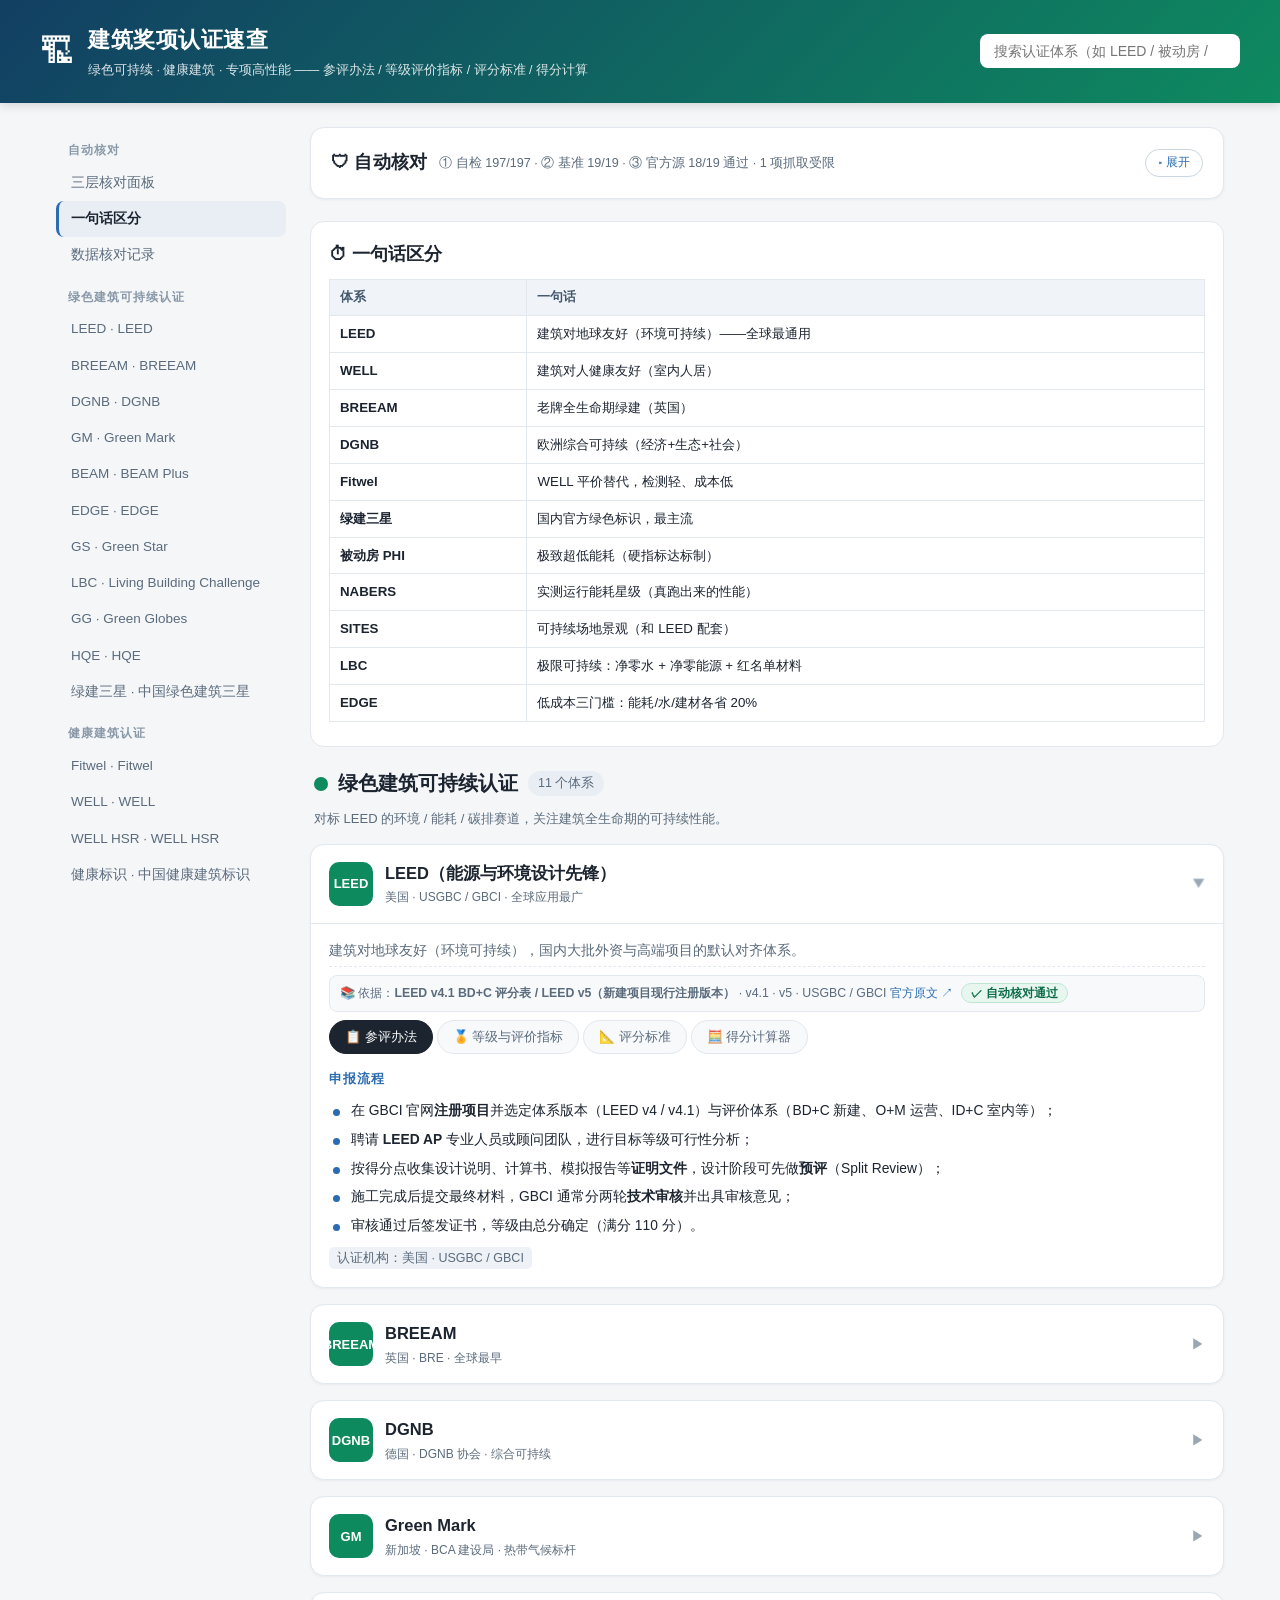
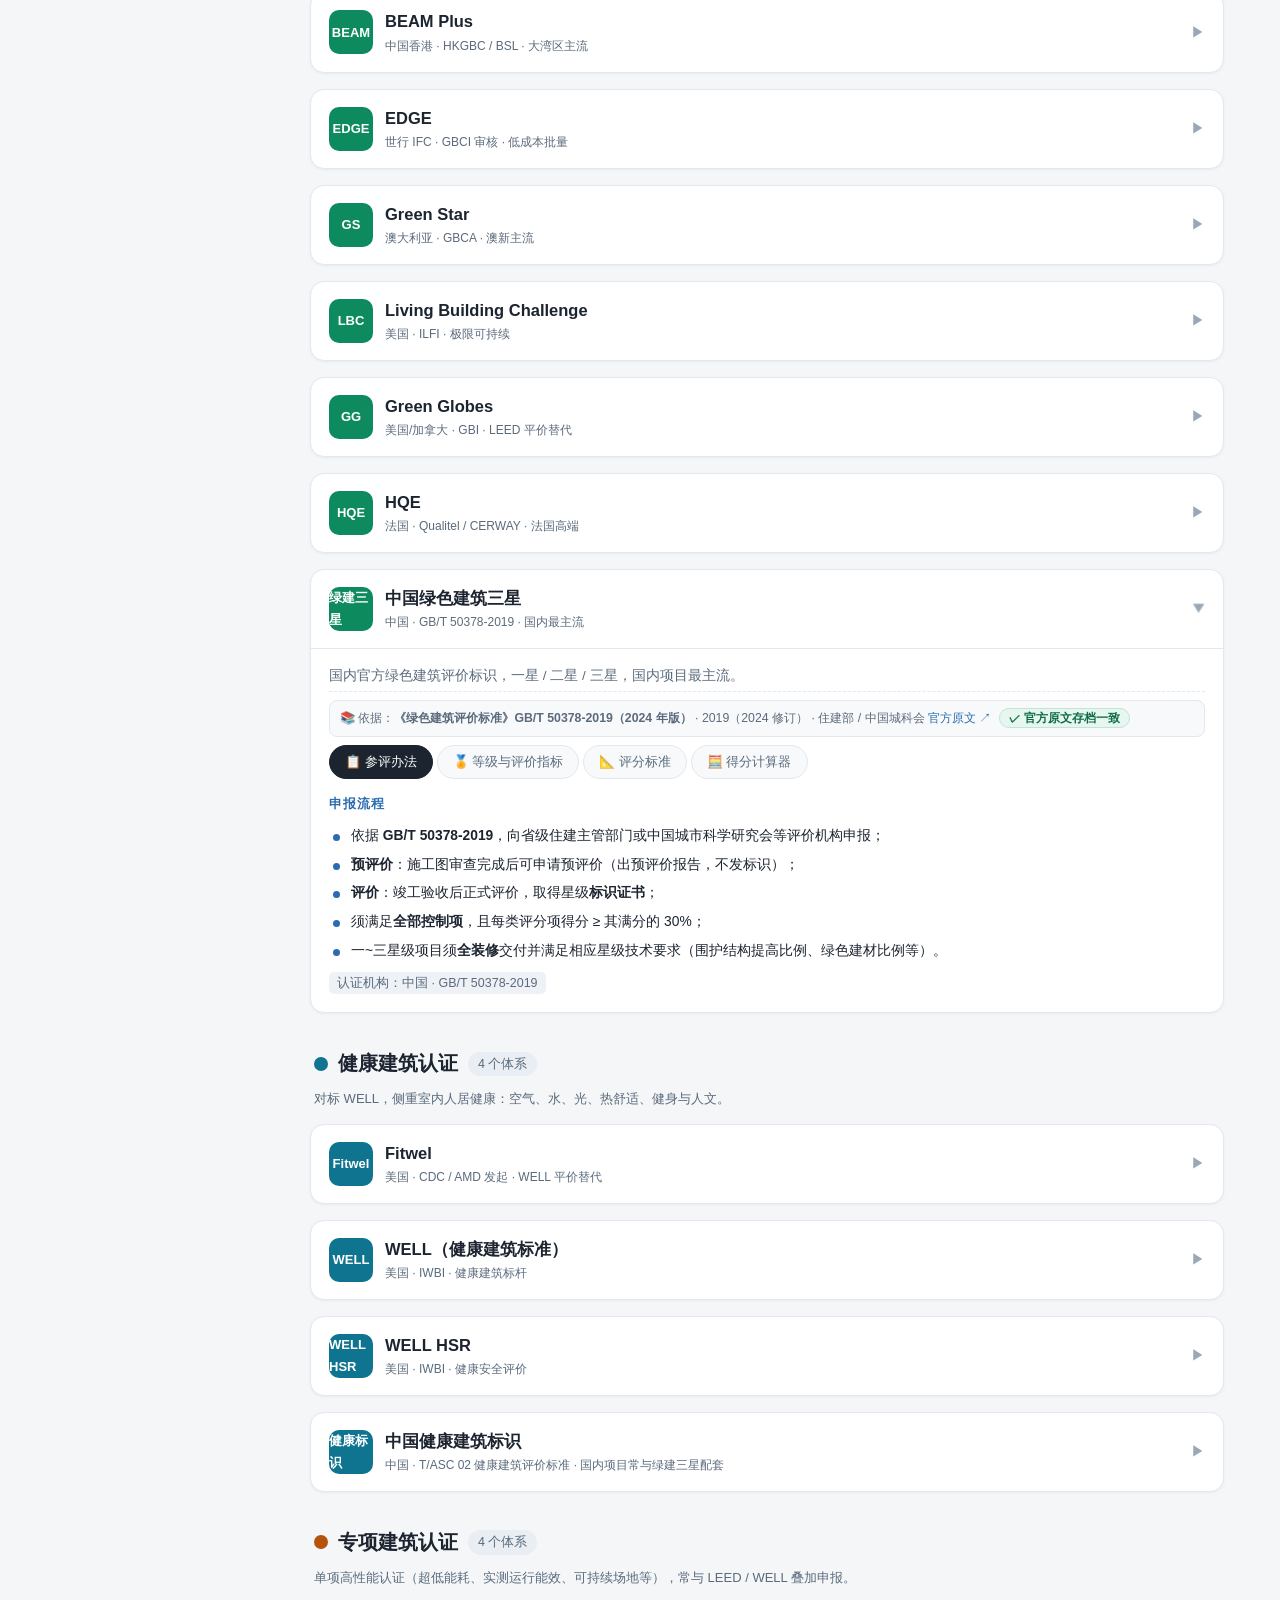
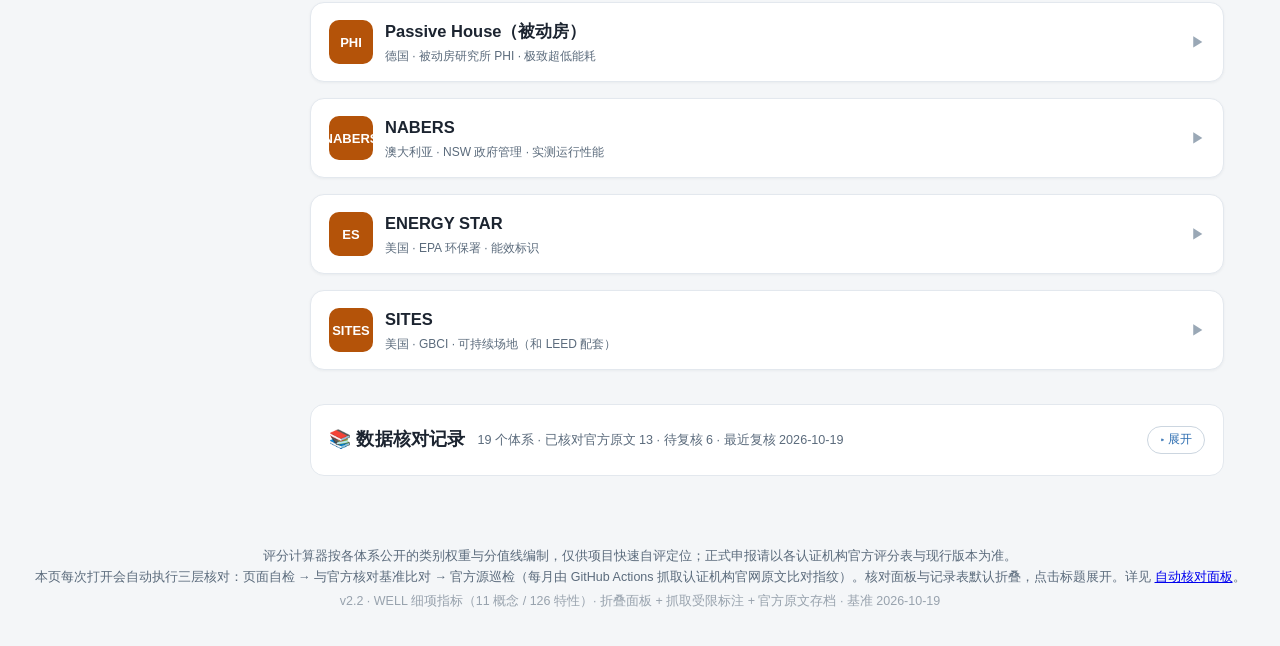
<file: index.html>
<!DOCTYPE html>
<html lang="zh-CN">
<head>
<meta charset="UTF-8">
<meta name="viewport" content="width=device-width, initial-scale=1.0">
<title>建筑奖项认证速查 · 参评办法 / 等级指标 / 评分计算</title>
<link rel="stylesheet" href="style.css">
</head>
<body>
<header class="topbar">
  <div class="topbar-inner">
    <div class="brand">
      <span class="brand-badge">🏗</span>
      <div>
        <h1>建筑奖项认证速查</h1>
        <p class="sub">绿色可持续 · 健康建筑 · 专项高性能 —— 参评办法 / 等级评价指标 / 评分标准 / 得分计算</p>
      </div>
    </div>
    <input id="searchBox" type="search" placeholder="搜索认证体系（如 LEED / 被动房 / 三星…）">
  </div>
</header>

<div class="layout">
  <nav class="sidebar" id="sidebar"></nav>
  <main class="main" id="main"></main>
</div>

<footer class="footer">
  <p>评分计算器按各体系公开的类别权重与分值线编制，仅供项目快速自评定位；正式申报请以各认证机构官方评分表与现行版本为准。</p>
  <p>本页每次打开会自动执行三层核对：页面自检 → 与官方核对基准比对 → 官方源巡检（每月由 GitHub Actions 抓取认证机构官网原文比对指纹）。核对面板与记录表默认折叠，点击标题展开。详见 <a href="#autocheck">自动核对面板</a>。</p>
  <p class="ver">v2.2 · WELL 细项指标（11 概念 / 126 特性）· 折叠面板 + 抓取受限标注 + 官方原文存档 · 基准 2026-10-19</p>
</footer>

<script src="app.js"></script>
</body>
</html>
</file>
<file: style.css>
:root{
  --bg:#f4f6f8; --card:#ffffff; --ink:#1c2430; --muted:#5b6b7c; --line:#e3e8ee;
  --green:#0e8a5f; --green-bg:#e8f6f0; --health:#0e7490; --health-bg:#e6f6fa;
  --spec:#b45309; --spec-bg:#fdf3e3; --accent:#2b6cb0;
  --gold:#c9962a; --radius:14px;
}
*{box-sizing:border-box;margin:0;padding:0}
body{font-family:"Microsoft YaHei","PingFang SC","Segoe UI",sans-serif;background:var(--bg);color:var(--ink);line-height:1.65}
/* ---------- 顶栏 ---------- */
.topbar{background:linear-gradient(135deg,#123f63,#0e8a5f);color:#fff;padding:22px 16px;position:sticky;top:0;z-index:50;box-shadow:0 2px 10px rgba(0,0,0,.15)}
.topbar-inner{max-width:1200px;margin:0 auto;display:flex;align-items:center;gap:18px;flex-wrap:wrap}
.brand{display:flex;align-items:center;gap:14px;flex:1;min-width:300px}
.brand-badge{font-size:34px}
.brand h1{font-size:22px;letter-spacing:.5px}
.brand .sub{font-size:12.5px;opacity:.85;margin-top:2px}
#searchBox{flex:0 0 260px;max-width:100%;padding:9px 14px;border:none;border-radius:8px;font-size:14px;outline:none}
/* ---------- 布局 ---------- */
.layout{max-width:1200px;margin:0 auto;display:flex;gap:24px;padding:24px 16px;align-items:flex-start}
.sidebar{width:230px;flex-shrink:0;position:sticky;top:96px;max-height:calc(100vh - 120px);overflow:auto}
.sidebar a{display:block;padding:7px 12px;border-radius:8px;color:var(--muted);text-decoration:none;font-size:13.5px;border-left:3px solid transparent}
.sidebar a:hover{background:#e9eef4;color:var(--ink)}
.sidebar a.active{background:#e9eef4;color:var(--ink);border-left-color:var(--accent);font-weight:600}
.sidebar .grp{margin:14px 0 4px;padding:0 12px;font-size:12px;font-weight:700;letter-spacing:1px;color:#8a99a8;text-transform:uppercase}
.main{flex:1;min-width:0}
/* ---------- 分类区块 ---------- */
.cat-block{margin-bottom:34px}
.cat-head{display:flex;align-items:center;gap:10px;margin-bottom:14px;padding-left:4px}
.cat-head .dot{width:14px;height:14px;border-radius:50%}
.cat-head h2{font-size:20px}
.cat-head .cnt{font-size:12.5px;color:var(--muted);background:#e9eef4;border-radius:20px;padding:2px 10px}
.cat-intro{font-size:13px;color:var(--muted);margin:-6px 0 14px;padding-left:4px}
/* ---------- 认证卡片 ---------- */
.cert{background:var(--card);border:1px solid var(--line);border-radius:var(--radius);margin-bottom:16px;overflow:hidden;box-shadow:0 1px 3px rgba(20,40,60,.05);scroll-margin-top:100px}
.cert-head{display:flex;align-items:center;gap:12px;padding:15px 18px;cursor:pointer;user-select:none}
.cert-head:hover{background:#fafbfc}
.cert-head .logo{width:44px;height:44px;border-radius:10px;display:flex;align-items:center;justify-content:center;font-weight:800;font-size:13px;color:#fff;flex-shrink:0}
.cert-head .ttl{flex:1;min-width:0}
.cert-head .ttl h3{font-size:16.5px}
.cert-head .ttl .meta{font-size:12px;color:var(--muted);margin-top:1px}
.cert-head .arrow{transition:transform .25s;color:#9aa8b6;font-size:14px}
.cert.open .arrow{transform:rotate(90deg)}
.cert-body{display:none;border-top:1px solid var(--line);padding:6px 18px 18px}
.cert.open .cert-body{display:block}
.tagline{font-size:13.5px;color:var(--muted);padding:10px 0 4px;border-bottom:1px dashed var(--line);margin-bottom:8px}
/* ---------- 选项卡 ---------- */
.tabs{display:flex;gap:4px;flex-wrap:wrap;margin:8px 0 14px}
.tabs button{padding:7px 15px;border:1px solid var(--line);background:#f7f9fb;border-radius:20px;font-size:13px;color:var(--muted);cursor:pointer}
.tabs button.active{background:var(--ink);border-color:var(--ink);color:#fff}
.tabpane{display:none}
.tabpane.active{display:block;animation:fade .2s}
@keyframes fade{from{opacity:0;transform:translateY(3px)}to{opacity:1}}
/* ---------- 内容块 ---------- */
h4.blk{font-size:13px;color:var(--accent);letter-spacing:1px;margin:14px 0 8px}
ul.steps{list-style:none}
ul.steps li{position:relative;padding:3px 0 3px 22px;font-size:13.8px}
ul.steps li::before{content:"";position:absolute;left:4px;top:12px;width:7px;height:7px;border-radius:50%;background:var(--accent)}
ul.steps li b{color:var(--ink)}
.badge-line{margin:6px 0 0;font-size:12.5px;color:var(--muted)}
.badge-line span{display:inline-block;background:#eef2f7;border-radius:5px;padding:1px 8px;margin-right:6px}
/* 依据行 / 核对状态 */
.src-line{font-size:12.3px;color:var(--muted);background:#f7f9fb;border:1px solid var(--line);border-radius:8px;padding:7px 10px;margin:8px 0 2px;line-height:1.6}
.src-line a{color:var(--accent);text-decoration:none}
.src-line a:hover{text-decoration:underline}
.st{display:inline-block;border-radius:20px;padding:0 9px;font-size:11.5px;font-weight:700;white-space:nowrap;margin-left:4px}
.st.ok{background:#e8f6f0;color:#0b6b48;border:1px solid #bfe5d5}
.st.warn{background:#fdf3e3;color:#9a6a10;border:1px solid #f0dcb4}
.src-intro{font-size:13px;color:var(--muted);margin:-2px 0 10px}
#sources table td:nth-child(2){white-space:normal}
table.tbl{width:100%;border-collapse:collapse;font-size:13.3px;margin:6px 0}
table.tbl th{background:#f0f3f7;text-align:left;padding:7px 10px;border:1px solid var(--line);font-size:12.5px;color:#41566b;white-space:nowrap}
table.tbl td{padding:7px 10px;border:1px solid var(--line);vertical-align:top}
table.tbl tr td:first-child{font-weight:600;white-space:nowrap}
.pill{display:inline-block;border-radius:20px;padding:0 9px;font-size:12px;font-weight:600;white-space:nowrap}
.note{font-size:12.5px;color:#8a6d1f;background:#fdf7e4;border:1px solid #f0e2b0;border-radius:8px;padding:8px 12px;margin-top:8px}
/* ---------- 计算器 ---------- */
.calc{background:#f8fafc;border:1px solid var(--line);border-radius:10px;padding:14px}
.calc .calc-title{font-size:13px;font-weight:700;margin-bottom:10px;display:flex;align-items:center;gap:6px}
.calc-item{display:flex;align-items:center;gap:10px;padding:5px 0;font-size:13.5px}
.calc-item label{flex:1}
.calc-item .max{font-size:12px;color:var(--muted);white-space:nowrap}
.calc-item input[type=number]{width:88px;padding:6px 8px;border:1px solid #ccd6e0;border-radius:6px;font-size:14px;text-align:center}
.calc-item input[type=number]:focus{outline:2px solid var(--accent);border-color:var(--accent)}
.calc-total{display:flex;align-items:center;justify-content:space-between;gap:12px;margin-top:12px;padding:12px 14px;border-radius:10px;background:#eef2f7}
.calc-total .score{font-size:20px;font-weight:800}
.calc-total .lvl{font-size:15px;font-weight:800;padding:4px 16px;border-radius:20px;color:#fff;white-space:nowrap}
.calc-total .lvl.low{background:#98a6b3}
.calc-total .lvl.mid{background:var(--gold)}
.calc-total .lvl.high{background:var(--green)}
.chk-item{display:flex;align-items:flex-start;gap:9px;padding:6px 0;font-size:13.8px;cursor:pointer}
.chk-item input{margin-top:4px;transform:scale(1.15);accent-color:var(--accent)}
.chk-item small{display:block;color:var(--muted)}
.slider-wrap{display:flex;align-items:center;gap:12px}
.slider-wrap input[type=range]{flex:1;accent-color:var(--accent)}
.slider-wrap .sv{font-size:20px;font-weight:800;min-width:64px;text-align:center}
.calc-result{margin-top:10px;padding:10px 14px;border-radius:8px;font-size:13.5px;background:#e8f6f0;color:#0b5c41;border:1px solid #bfe5d5}
.calc-result.fail{background:#fdf0ee;color:#a03a2c;border-color:#f0c8c0}
/* ---------- 对比区 ---------- */
.compare{background:var(--card);border:1px solid var(--line);border-radius:var(--radius);padding:18px;margin-bottom:20px}
.compare h2{font-size:18px;margin-bottom:10px}
.compare table td{font-size:13.3px}
/* ---------- 页脚/其他 ---------- */
.footer{text-align:center;color:var(--muted);font-size:12.5px;padding:26px 16px 34px}
.footer .ver{margin-top:4px;opacity:.6}
.empty{padding:40px;text-align:center;color:var(--muted)}
@media (max-width:860px){
  .layout{flex-direction:column}
  .sidebar{position:static;width:100%;max-height:none;display:flex;flex-wrap:wrap;gap:2px}
  .sidebar .grp{display:none}
  .sidebar a{border:1px solid var(--line);border-radius:20px;padding:5px 12px}
  .sidebar a.active{border-color:var(--accent)}
  #searchBox{flex:1 1 100%}
}

/* ---------- 自动核对面板 ---------- */
.ac{background:var(--card);border:1px solid var(--line);border-radius:var(--radius);padding:18px 20px;margin-bottom:22px;scroll-margin-top:100px;box-shadow:0 1px 3px rgba(20,40,60,.05)}
.ac-head{display:flex;align-items:center;gap:14px;flex-wrap:wrap;margin-bottom:6px}
.ac-head h2{font-size:19px;flex:1}
.ac-actions{display:flex;align-items:center;gap:12px;flex-wrap:wrap}
.ac-when{font-size:12.3px;color:var(--muted)}
.ac-loading{font-size:12.5px;color:var(--muted)}
.ac-btn{border:1px solid #ccd6e0;background:#fff;color:var(--accent);font-size:12.5px;padding:6px 12px;border-radius:8px;cursor:pointer;font-family:inherit}
.ac-btn:hover{background:#eef4fb;border-color:#9dc0e4}
.ac-intro{font-size:12.8px;color:var(--muted);margin:4px 0 14px;line-height:1.75}
.ac-cards{display:grid;grid-template-columns:repeat(auto-fit,minmax(160px,1fr));gap:12px;margin-bottom:14px}
.ac-card{border:1px solid var(--line);border-radius:10px;padding:12px 14px;background:#fafbfc;border-top:3px solid #b9c6d3}
.ac-card.ok{border-top-color:var(--green);background:#f6fbf8}
.ac-card.warn{border-top-color:var(--gold);background:#fffcf3}
.ac-card.bad{border-top-color:#c0392b;background:#fdf6f5}
.ac-card.na{border-top-color:#98a6b3}
.ac-k{font-size:12.3px;color:var(--muted);font-weight:700}
.ac-v{font-size:27px;font-weight:800;line-height:1.25;letter-spacing:.5px}
.ac-v small{font-size:14px;color:var(--muted);font-weight:600}
.ac-d{font-size:11.6px;color:var(--muted);line-height:1.55;margin-top:2px}
.ac-banner{font-size:12.5px;border-radius:8px;padding:8px 12px;margin:0 0 12px;line-height:1.6}
.ac-banner.ok{background:var(--green-bg);color:#0b6b48;border:1px solid #bfe5d5}
.ac-banner.warn{background:#fdf3e3;color:#8a6d1f;border:1px solid #f0dcb4}
.ac-banner.bad{background:#fdecea;color:#a52a1e;border:1px solid #f3c7c1}
.ac-tbl td{vertical-align:middle;font-size:12.8px}
.ac-tbl td:first-child{white-space:nowrap;font-weight:700}
.ac-tbl a{color:var(--accent);text-decoration:none}
.ac-tbl a:hover{text-decoration:underline}
.ac-tbl details summary{cursor:pointer;color:var(--accent);font-size:12px;outline:none}
.ac-ev{font-size:11.4px;color:var(--muted);padding:3px 0;border-bottom:1px dashed #e8edf2;display:flex;gap:8px;flex-wrap:wrap;align-items:baseline}
.ac-ev:last-child{border-bottom:none}
.ac-ev code{background:#eef2f7;border-radius:4px;padding:0 5px;font-size:10.8px}
.ac-ev .err{color:#a52a1e}
.ac-ev .chg{color:#8a6d1f}
.ac-ev.muted{opacity:.8}
.st.bad{background:#fdecea;color:#a52a1e;border:1px solid #f3c7c1}
.st.chg{background:#fdf3e3;color:#8a6d1f;border:1px solid #f0dcb4}
.st.na{background:#eef2f7;color:#5b6b7c;border:1px solid #dbe3ea}
@media(max-width:760px){.ac{padding:14px}.ac-v{font-size:23px}.ac-tbl{display:block;overflow-x:auto;white-space:nowrap}}

/* ---------- 折叠区块（自动核对 / 数据核对记录） ---------- */
.fold>summary{list-style:none;display:flex;align-items:center;gap:12px;flex-wrap:wrap;cursor:pointer;outline:none}
.fold>summary::-webkit-details-marker{display:none}
.fold>summary::marker{content:''}
.fold-sum{padding:2px 0}
.fold-t{font-size:18px;font-weight:800;letter-spacing:.2px;flex:none}
.fold-s{font-size:12.6px;color:var(--muted);flex:1;min-width:180px;line-height:1.6}
.fold-x{font-size:12px;color:var(--accent);border:1px solid #ccd6e0;border-radius:999px;padding:3px 12px;flex:none;background:#fff}
.fold-x::before{content:'▸ ';font-size:10px}
.fold[open] .fold-x::before{content:'▾ '}
.fold>summary:hover .fold-x{background:#eef4fb;border-color:#9dc0e4}
.fold-body{margin-top:14px;padding-top:14px;border-top:1px dashed var(--line)}
.ac .fold-body>.ac-head{margin-bottom:10px;justify-content:flex-end}

/* ---------- 抓取受限清单 ---------- */
.na-box{border:1px solid #f0dcb4;background:#fffcf3;border-radius:10px;padding:12px 14px;margin:0 0 14px}
.na-box-t{font-size:13px;color:#8a6d1f;font-weight:700;margin-bottom:8px;line-height:1.6}
.na-item{display:flex;align-items:baseline;gap:8px;flex-wrap:wrap;font-size:12.3px;padding:6px 0;border-top:1px dashed #f0e3c4;line-height:1.6}
.na-item:first-of-type{border-top:none}
.na-item>b{min-width:64px;color:#3d4a57}
.na-tag{font-size:11px;border-radius:999px;padding:1px 8px;font-weight:700;flex:none}
.na-tag.ok{background:var(--green-bg);color:#0b6b48;border:1px solid #bfe5d5}
.na-tag.pend{background:#fdf3e3;color:#8a6d1f;border:1px solid #f0dcb4}
.na-why{color:#a52a1e;font-size:11.8px}
.na-how{color:#5b6b7c;flex:1;min-width:200px}
.na-at{color:var(--muted);font-size:11.4px}
.na-item a{color:var(--accent);text-decoration:none;font-size:11.8px}
.na-item a:hover{text-decoration:underline}
.na-foot{font-size:11.5px;color:#8a7a55;margin-top:8px;padding-top:8px;border-top:1px solid #f0e3c4;line-height:1.7}
.na-foot code{background:#f6ead0;border-radius:4px;padding:0 5px;font-size:11px}
.na-sub{font-size:10.8px;color:var(--muted);margin-top:3px;font-weight:600}
.na-sub.ok{color:#0b6b48}
.st.arch{background:var(--green-bg);color:#0b6b48;border:1px solid #bfe5d5}
tr.row-na td{background:#fffdf7}
@media(max-width:760px){.fold-t{font-size:16px}.fold-s{font-size:11.8px;width:100%;order:3}.na-how{min-width:0;width:100%}}

/* ---------- 细项指标（概念 → 特性清单） ---------- */
.dt-note{font-size:12.6px;color:#8a6d1f;background:#fffcf3;border:1px solid #f0dcb4;border-radius:8px;padding:8px 12px;margin:0 0 12px;line-height:1.7}
.dt-sum td.num,.dt-tbl td.num{text-align:right;font-variant-numeric:tabular-nums;white-space:nowrap}
.dt-sum td:first-child{font-weight:700}
.dt-sum tr:last-child td{background:#f6f8fa}
.dt-groups{margin-top:12px;display:flex;flex-direction:column;gap:8px}
.dt{border:1px solid var(--line);border-radius:9px;background:#fff;overflow:hidden}
.dt>summary{list-style:none;display:flex;align-items:baseline;gap:10px;flex-wrap:wrap;cursor:pointer;padding:10px 13px;outline:none;background:#fafbfc}
.dt>summary::-webkit-details-marker{display:none}
.dt>summary::marker{content:''}
.dt>summary:hover{background:#f2f6fb}
.dt>summary>b{font-size:13.4px;color:#23303c;flex:none}
.dt-m{font-size:12.1px;color:var(--muted);flex:1;min-width:180px}
.dt-x{font-size:11.6px;color:var(--accent);border:1px solid #ccd6e0;border-radius:999px;padding:1px 9px;background:#fff;flex:none}
.dt-x::before{content:'▸ ';font-size:9px}
.dt[open] .dt-x::before{content:'▾ '}
.dt-tbl{margin:0;border:none;border-top:1px solid var(--line)}
.dt-tbl th{background:#f6f8fa;font-size:12px}
.dt-tbl td{font-size:12.4px;padding:6px 10px}
.dt-tbl td.code{font-variant-numeric:tabular-nums;font-weight:700;color:#35617e;white-space:nowrap;width:52px}
.dt-tbl tr.is-p td{background:#fbfaf5}
.pt{font-size:11.2px;border-radius:999px;padding:0 7px;white-space:nowrap}
.pt.p{background:#eef2f7;color:#41525f;border:1px solid #dbe3ea}
.pt.o{background:#eef4fb;color:#22557f;border:1px solid #cfe0f0}
.beta{font-size:10.5px;color:#8a6d1f;background:#fdf3e3;border:1px solid #f0dcb4;border-radius:4px;padding:0 4px;margin-left:6px;white-space:nowrap}
@media(max-width:760px){.dt-m{width:100%;order:3;min-width:0}.dt-tbl td{font-size:11.8px;padding:5px 8px}}
</file>
